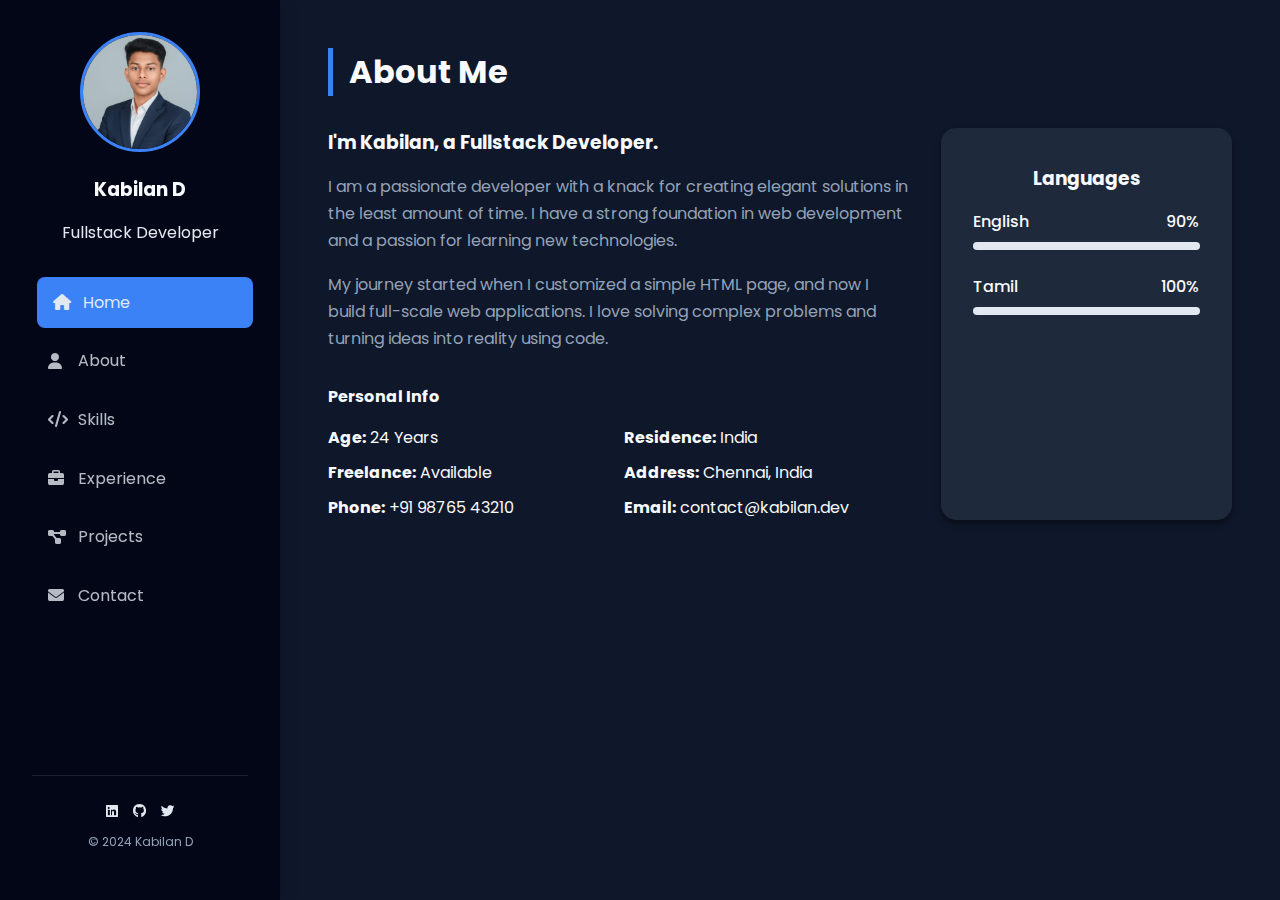
<file: about.html>
<!DOCTYPE html>
<html lang="en">
<head>
    <meta charset="UTF-8">
    <meta name="viewport" content="width=device-width, initial-scale=1.0">
    <title>Kabilan D | Fullstack Developer Portfolio</title>
    <link rel="stylesheet" href="css/style.css">
    <link rel="stylesheet" href="https://cdnjs.cloudflare.com/ajax/libs/font-awesome/6.4.0/css/all.min.css">
</head>
<body>

    <button class="mobile-nav-toggle"><i class="fas fa-bars"></i></button>

    <div class="app-container">
        
        <aside class="sidebar">
            <div class="sidebar-header">
                <div class="profile-section">
                    <img src="images/profile.jpeg" alt="Kabilan D" class="profile-img">
                    <h3>Kabilan D</h3>
                    <span class="role">Fullstack Developer</span>
                </div>
                <nav class="nav-menu">
                    <ul>
                        <li><a href="index.html" class="nav-link active"><i class="fas fa-home"></i> Home</a></li>
                        <li><a href="about.html" class="nav-link"><i class="fas fa-user"></i> About</a></li>
                        <li><a href="skills.html" class="nav-link"><i class="fas fa-code"></i> Skills</a></li>
                        <li><a href="experience.html" class="nav-link"><i class="fas fa-briefcase"></i> Experience</a></li>
                        <li><a href="projects.html" class="nav-link"><i class="fas fa-project-diagram"></i> Projects</a></li>
                        <li><a href="contact.html" class="nav-link"><i class="fas fa-envelope"></i> Contact</a></li>
                    </ul>
                </nav>
                
            </div>
            
            <div class="sidebar-footer">
                <div class="social-links">
                    <a href="#"><i class="fab fa-linkedin"></i></a>
                    <a href="#"><i class="fab fa-github"></i></a>
                    <a href="#"><i class="fab fa-twitter"></i></a>
                </div>
                <p style="text-align:center; margin-top:10px; font-size:12px;">© 2024 Kabilan D</p>
            </div>
        </aside>

       <main class="main-content">
    <h2>About Me</h2>
    
    <div class="grid-container" style="grid-template-columns: 2fr 1fr;">
        <div class="about-text">
            <h3>I'm Kabilan, a Fullstack Developer.</h3>
            <p>I am a passionate developer with a knack for creating elegant solutions in the least amount of time. I have a strong foundation in web development and a passion for learning new technologies.</p>
            <p>My journey started when I customized a simple HTML page, and now I build full-scale web applications. I love solving complex problems and turning ideas into reality using code.</p>
            
            <div style="margin-top: 2rem;">
                <h4 style="margin-bottom:1rem;">Personal Info</h4>
                <ul style="list-style: none; display: grid; grid-template-columns: 1fr 1fr; gap: 10px;">
                    <li><strong>Age:</strong> 24 Years</li>
                    <li><strong>Residence:</strong> India</li>
                    <li><strong>Freelance:</strong> Available</li>
                    <li><strong>Address:</strong> Chennai, India</li>
                    <li><strong>Phone:</strong> +91 98765 43210</li>
                    <li><strong>Email:</strong> contact@kabilan.dev</li>
                </ul>
            </div>
        </div>

        <div class="card" style="text-align: center;">
            <h3>Languages</h3>
            <div class="progress-wrapper">
                <div class="progress-info">
                    <span>English</span>
                    <span>90%</span>
                </div>
                <div class="progress-bg"><div class="progress-bar" data-width="90%"></div></div>
            </div>
            <div class="progress-wrapper">
                <div class="progress-info">
                    <span>Tamil</span>
                    <span>100%</span>
                </div>
                <div class="progress-bg"><div class="progress-bar" data-width="100%"></div></div>
            </div>
        </div>
    </div>
</main>
    </div>

    <script src="js/script.js"></script>
</body>
</html>
</file>
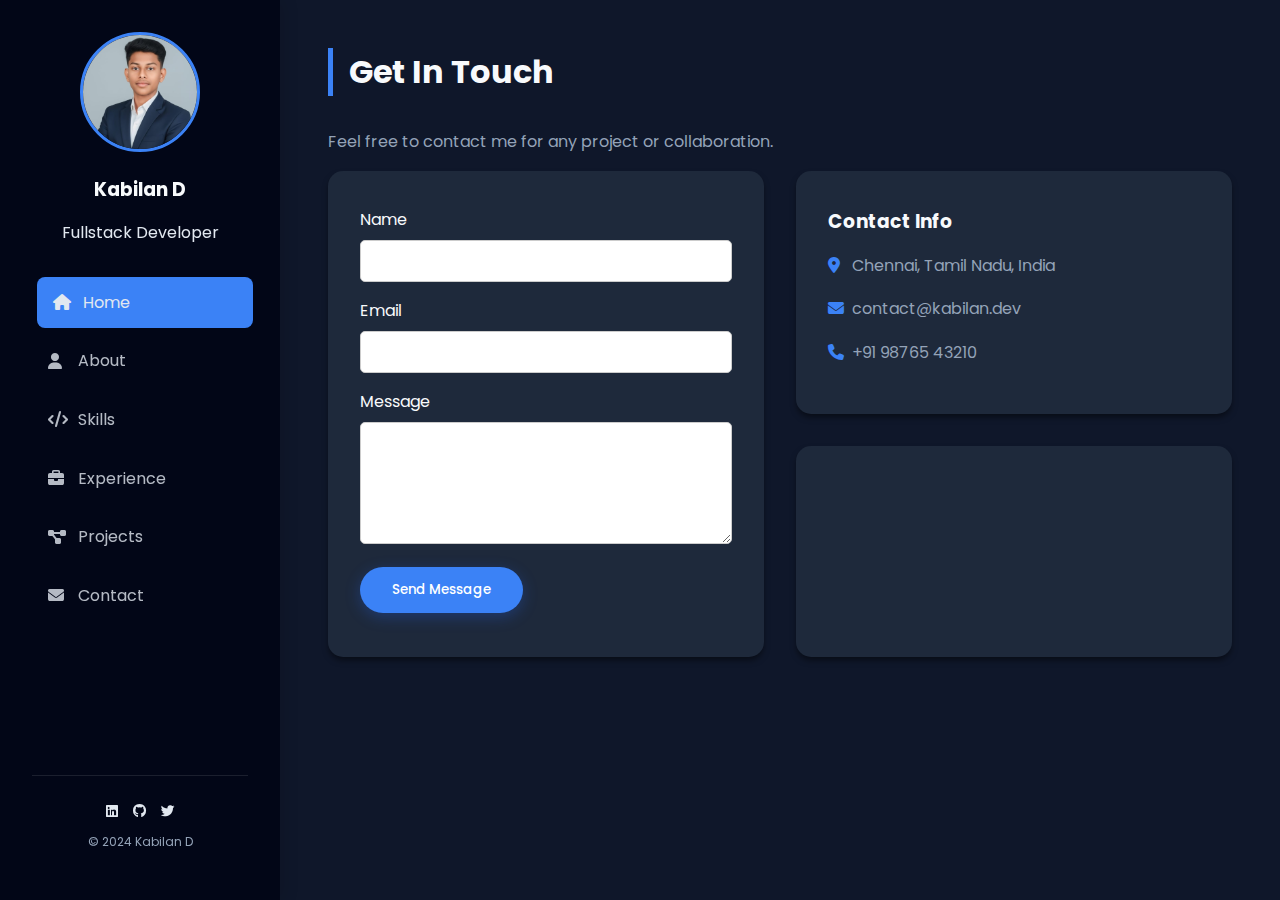
<file: contact.html>
<!DOCTYPE html>
<html lang="en">
<head>
    <meta charset="UTF-8">
    <meta name="viewport" content="width=device-width, initial-scale=1.0">
    <title>Kabilan D | Fullstack Developer Portfolio</title>
    <link rel="stylesheet" href="css/style.css">
    <link rel="stylesheet" href="https://cdnjs.cloudflare.com/ajax/libs/font-awesome/6.4.0/css/all.min.css">
</head>
<body>

    <button class="mobile-nav-toggle"><i class="fas fa-bars"></i></button>

    <div class="app-container">
        
        <aside class="sidebar">
            <div class="sidebar-header">
                <div class="profile-section">
                    <img src="images/profile.jpeg" alt="Kabilan D" class="profile-img">
                    <h3>Kabilan D</h3>
                    <span class="role">Fullstack Developer</span>
                </div>
                <nav class="nav-menu">
                    <ul>
                        <li><a href="index.html" class="nav-link active"><i class="fas fa-home"></i> Home</a></li>
                        <li><a href="about.html" class="nav-link"><i class="fas fa-user"></i> About</a></li>
                        <li><a href="skills.html" class="nav-link"><i class="fas fa-code"></i> Skills</a></li>
                        <li><a href="experience.html" class="nav-link"><i class="fas fa-briefcase"></i> Experience</a></li>
                        <li><a href="projects.html" class="nav-link"><i class="fas fa-project-diagram"></i> Projects</a></li>
                        <li><a href="contact.html" class="nav-link"><i class="fas fa-envelope"></i> Contact</a></li>
                    </ul>
                </nav>
                
            </div>
            
            <div class="sidebar-footer">
                <div class="social-links">
                    <a href="#"><i class="fab fa-linkedin"></i></a>
                    <a href="#"><i class="fab fa-github"></i></a>
                    <a href="#"><i class="fab fa-twitter"></i></a>
                </div>
                <p style="text-align:center; margin-top:10px; font-size:12px;">© 2024 Kabilan D</p>
            </div>
        </aside>

       <main class="main-content">
    <h2>Get In Touch</h2>
    <p>Feel free to contact me for any project or collaboration.</p>

    <div class="grid-container" style="grid-template-columns: 1fr 1fr;">
        
        <div class="card">
            <form class="contact-form">
                <div style="margin-bottom: 1rem;">
                    <label style="display: block; margin-bottom: 0.5rem;">Name</label>
                    <input type="text" required style="width: 100%; padding: 10px; border: 1px solid #ccc; border-radius: 5px;">
                </div>
                <div style="margin-bottom: 1rem;">
                    <label style="display: block; margin-bottom: 0.5rem;">Email</label>
                    <input type="email" required style="width: 100%; padding: 10px; border: 1px solid #ccc; border-radius: 5px;">
                </div>
                <div style="margin-bottom: 1rem;">
                    <label style="display: block; margin-bottom: 0.5rem;">Message</label>
                    <textarea rows="5" required style="width: 100%; padding: 10px; border: 1px solid #ccc; border-radius: 5px;"></textarea>
                </div>
                <button type="submit" class="btn btn-primary">Send Message</button>
            </form>
        </div>

        <div style="display: flex; flex-direction: column; gap: 2rem;">
            <div class="card">
                <h3>Contact Info</h3>
                <p><i class="fas fa-map-marker-alt" style="color: var(--primary-color); width: 20px;"></i> Chennai, Tamil Nadu, India</p>
                <p><i class="fas fa-envelope" style="color: var(--primary-color); width: 20px;"></i> contact@kabilan.dev</p>
                <p><i class="fas fa-phone" style="color: var(--primary-color); width: 20px;"></i> +91 98765 43210</p>
            </div>
            
            <div class="card" style="padding: 0; overflow: hidden; height: 100%;">
                <iframe 
                    src="https://www.google.com/maps/embed?pb=!1m18!1m12!1m3!1d248756.11675373322!2d80.06892409742426!3d13.04748778556888!2m3!1f0!2f0!3f0!3m2!1i1024!2i768!4f13.1!3m3!1m2!1s0x3a5265ea4f7d3361%3A0x6e61a70b6863d433!2sChennai%2C%20Tamil%20Nadu!5e0!3m2!1sen!2sin!4v1700000000000!5m2!1sen!2sin" 
                    width="100%" height="100%" style="border:0; min-height: 200px;" allowfullscreen="" loading="lazy">
                </iframe>
            </div>
        </div>

    </div>
</main>
    </div>

    <script src="js/script.js"></script>
</body>
</html>
</file>
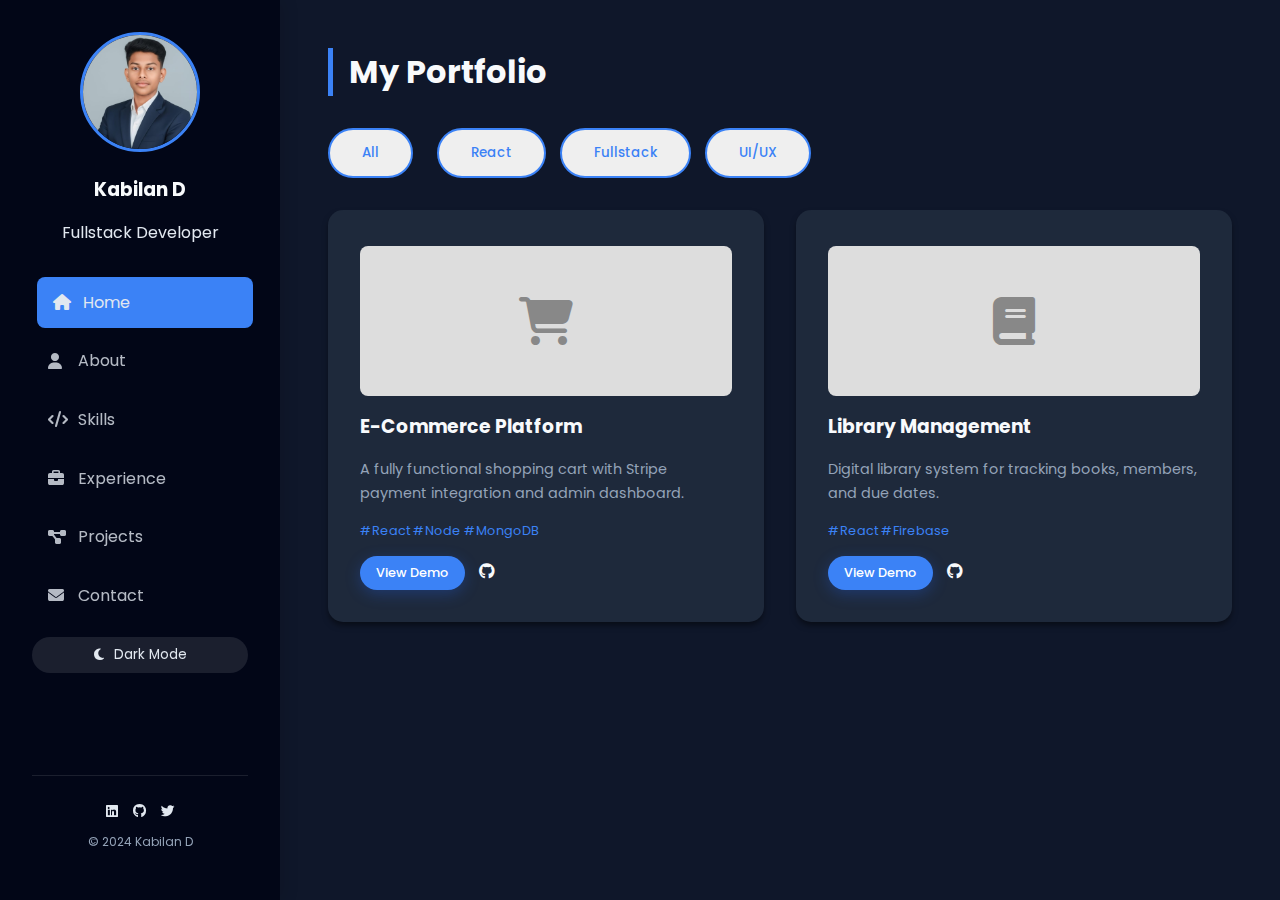
<file: projects.html>
<!DOCTYPE html>
<html lang="en">
<head>
    <meta charset="UTF-8">
    <meta name="viewport" content="width=device-width, initial-scale=1.0">
    <title>Kabilan D | Fullstack Developer Portfolio</title>
    <link rel="stylesheet" href="css/style.css">
    <link rel="stylesheet" href="https://cdnjs.cloudflare.com/ajax/libs/font-awesome/6.4.0/css/all.min.css">
</head>
<body>

    <button class="mobile-nav-toggle"><i class="fas fa-bars"></i></button>

    <div class="app-container">
        
        <aside class="sidebar">
            <div class="sidebar-header">
                <div class="profile-section">
                    <img src="images/profile.jpeg" alt="Kabilan D" class="profile-img">
                    <h3>Kabilan D</h3>
                    <span class="role">Fullstack Developer</span>
                </div>
                <nav class="nav-menu">
                    <ul>
                        <li><a href="index.html" class="nav-link active"><i class="fas fa-home"></i> Home</a></li>
                        <li><a href="about.html" class="nav-link"><i class="fas fa-user"></i> About</a></li>
                        <li><a href="skills.html" class="nav-link"><i class="fas fa-code"></i> Skills</a></li>
                        <li><a href="experience.html" class="nav-link"><i class="fas fa-briefcase"></i> Experience</a></li>
                        <li><a href="projects.html" class="nav-link"><i class="fas fa-project-diagram"></i> Projects</a></li>
                        <li><a href="contact.html" class="nav-link"><i class="fas fa-envelope"></i> Contact</a></li>
                    </ul>
                </nav>
                <button class="theme-toggle"><i class="fas fa-moon"></i> Dark Mode</button>
            </div>
            
            <div class="sidebar-footer">
                <div class="social-links">
                    <a href="#"><i class="fab fa-linkedin"></i></a>
                    <a href="#"><i class="fab fa-github"></i></a>
                    <a href="#"><i class="fab fa-twitter"></i></a>
                </div>
                <p style="text-align:center; margin-top:10px; font-size:12px;">© 2024 Kabilan D</p>
            </div>
        </aside>

       <main class="main-content">
    <h2>My Portfolio</h2>
    
    <div style="margin-bottom: 2rem;">
        <button class="btn btn-outline filter-btn active" data-filter="all" style="margin-left:0; margin-right:10px;">All</button>
        <button class="btn btn-outline filter-btn" data-filter="react">React</button>
        <button class="btn btn-outline filter-btn" data-filter="fullstack">Fullstack</button>
        <button class="btn btn-outline filter-btn" data-filter="ui">UI/UX</button>
    </div>

    <div class="grid-container">
        
        <div class="card project-card" data-category="fullstack">
            <div style="height: 150px; background: #ddd; border-radius: 8px; margin-bottom: 1rem; display: flex; align-items: center; justify-content: center; color: #888;">
                <i class="fas fa-shopping-cart fa-3x"></i>
            </div>
            <h3>E-Commerce Platform</h3>
            <p style="font-size: 0.9rem;">A fully functional shopping cart with Stripe payment integration and admin dashboard.</p>
            <div style="margin: 1rem 0; font-size: 0.8rem; color: var(--primary-color);">
                <span>#React</span> <span>#Node</span> <span>#MongoDB</span>
            </div>
            <a href="#" class="btn btn-primary" style="font-size: 0.8rem; padding: 0.5rem 1rem;">View Demo</a>
            <a href="#" style="margin-left: 10px; color: var(--text-main);"><i class="fab fa-github"></i></a>
        </div>

        <div class="card project-card" data-category="react">
            <div style="height: 150px; background: #ddd; border-radius: 8px; margin-bottom: 1rem; display: flex; align-items: center; justify-content: center; color: #888;">
                <i class="fas fa-book fa-3x"></i>
            </div>
            <h3>Library Management</h3>
            <p style="font-size: 0.9rem;">Digital library system for tracking books, members, and due dates.</p>
            <div style="margin: 1rem 0; font-size: 0.8rem; color: var(--primary-color);">
                <span>#React</span> <span>#Firebase</span>
            </div>
            <a href="#" class="btn btn-primary" style="font-size: 0.8rem; padding: 0.5rem 1rem;">View Demo</a>
            <a href="#" style="margin-left: 10px; color: var(--text-main);"><i class="fab fa-github"></i></a>
        </div>

    </div>
</main>
    </div>

    <script src="js/script.js"></script>
</body>
</html>
</file>
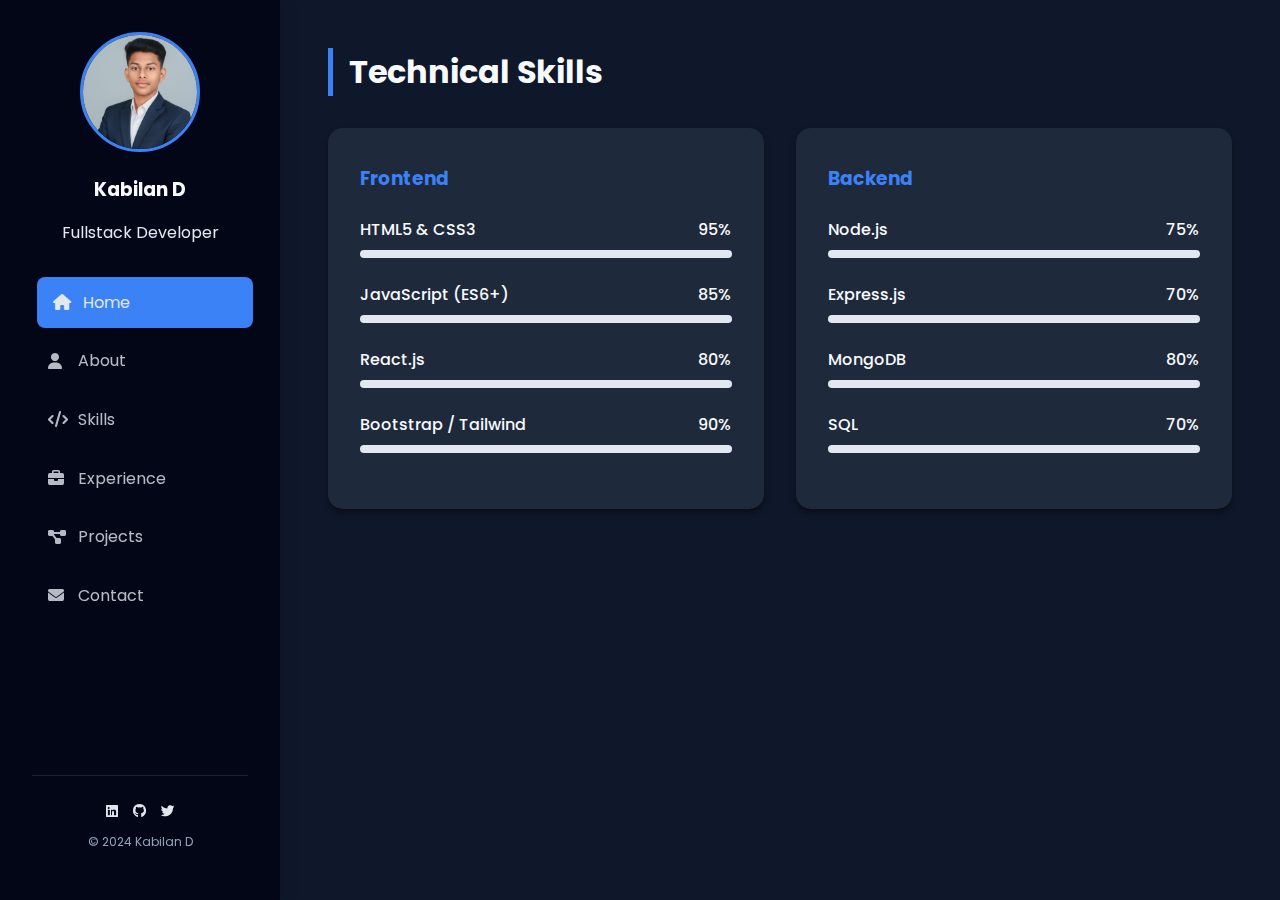
<file: skills.html>
<!DOCTYPE html>
<html lang="en">
<head>
    <meta charset="UTF-8">
    <meta name="viewport" content="width=device-width, initial-scale=1.0">
    <title>Kabilan D | Fullstack Developer Portfolio</title>
    <link rel="stylesheet" href="css/style.css">
    <link rel="stylesheet" href="https://cdnjs.cloudflare.com/ajax/libs/font-awesome/6.4.0/css/all.min.css">
</head>
<body>

    <button class="mobile-nav-toggle"><i class="fas fa-bars"></i></button>

    <div class="app-container">
        
        <aside class="sidebar">
            <div class="sidebar-header">
                <div class="profile-section">
                    <img src="images/profile.jpeg" alt="Kabilan D" class="profile-img">
                    <h3>Kabilan D</h3>
                    <span class="role">Fullstack Developer</span>
                </div>
                <nav class="nav-menu">
                    <ul>
                        <li><a href="index.html" class="nav-link active"><i class="fas fa-home"></i> Home</a></li>
                        <li><a href="about.html" class="nav-link"><i class="fas fa-user"></i> About</a></li>
                        <li><a href="skills.html" class="nav-link"><i class="fas fa-code"></i> Skills</a></li>
                        <li><a href="experience.html" class="nav-link"><i class="fas fa-briefcase"></i> Experience</a></li>
                        <li><a href="projects.html" class="nav-link"><i class="fas fa-project-diagram"></i> Projects</a></li>
                        <li><a href="contact.html" class="nav-link"><i class="fas fa-envelope"></i> Contact</a></li>
                    </ul>
                </nav>
                
            </div>
            
            <div class="sidebar-footer">
                <div class="social-links">
                    <a href="#"><i class="fab fa-linkedin"></i></a>
                    <a href="#"><i class="fab fa-github"></i></a>
                    <a href="#"><i class="fab fa-twitter"></i></a>
                </div>
                <p style="text-align:center; margin-top:10px; font-size:12px;">© 2024 Kabilan D</p>
            </div>
        </aside>

        <main class="main-content skills-section">
    <h2>Technical Skills</h2>
    
    <div class="grid-container">
        <div class="card">
            <h3 style="margin-bottom: 1.5rem; color: var(--primary-color);">Frontend</h3>
            <div class="progress-wrapper">
                <div class="progress-info"><span>HTML5 & CSS3</span><span>95%</span></div>
                <div class="progress-bg"><div class="progress-bar" data-width="95%"></div></div>
            </div>
            <div class="progress-wrapper">
                <div class="progress-info"><span>JavaScript (ES6+)</span><span>85%</span></div>
                <div class="progress-bg"><div class="progress-bar" data-width="85%"></div></div>
            </div>
            <div class="progress-wrapper">
                <div class="progress-info"><span>React.js</span><span>80%</span></div>
                <div class="progress-bg"><div class="progress-bar" data-width="80%"></div></div>
            </div>
            <div class="progress-wrapper">
                <div class="progress-info"><span>Bootstrap / Tailwind</span><span>90%</span></div>
                <div class="progress-bg"><div class="progress-bar" data-width="90%"></div></div>
            </div>
        </div>

        <div class="card">
            <h3 style="margin-bottom: 1.5rem; color: var(--primary-color);">Backend</h3>
            <div class="progress-wrapper">
                <div class="progress-info"><span>Node.js</span><span>75%</span></div>
                <div class="progress-bg"><div class="progress-bar" data-width="75%"></div></div>
            </div>
            <div class="progress-wrapper">
                <div class="progress-info"><span>Express.js</span><span>70%</span></div>
                <div class="progress-bg"><div class="progress-bar" data-width="70%"></div></div>
            </div>
            <div class="progress-wrapper">
                <div class="progress-info"><span>MongoDB</span><span>80%</span></div>
                <div class="progress-bg"><div class="progress-bar" data-width="80%"></div></div>
            </div>
            <div class="progress-wrapper">
                <div class="progress-info"><span>SQL</span><span>70%</span></div>
                <div class="progress-bg"><div class="progress-bar" data-width="70%"></div></div>
            </div>
        </div>
    </div>
</main>
    </div>

    <script src="js/script.js"></script>
</body>
</html>
</file>
<file: css/style.css>
/* --- Google Fonts --- */
@import url('https://fonts.googleapis.com/css2?family=Poppins:wght@300;400;500;600;700&display=swap');

/* --- CSS Variables (Blue Theme) --- */
:root {
    --primary-color: #3b82f6;       /* Brighter Blue for contrast on dark */
    --secondary-color: #1d4ed8;     
    --accent-color: #60a5fa;        
    
    /* Dark Theme Colors */
    --bg-color: #0f172a;            /* Dark Navy Background */
    --card-bg: #1e293b;             /* Dark Slate Card */
    --text-main: #f8fafc;           /* Almost White Text */
    --text-muted: #94a3b8;          /* Light Grey Text */
    
    /* Sidebar */
    --sidebar-bg: #020617;          /* Almost Black */
    --sidebar-text: #e2e8f0;
    
    --shadow: 0 4px 6px -1px rgba(0, 0, 0, 0.5); /* Stronger shadow for dark mode */
    --transition: all 0.3s ease;
}

/* --- Dark Mode Variables --- */
body.dark-mode {
    --bg-color: #0f172a;
    --card-bg: #1e293b;
    --text-main: #f1f5f9;
    --text-muted: #94a3b8;
    --sidebar-bg: #020617;
    --shadow: 0 4px 6px -1px rgba(0, 0, 0, 0.5);
}

/* --- General Reset --- */
* {
    margin: 0;
    padding: 0;
    box-sizing: border-box;
    font-family: 'Poppins', sans-serif;
    scroll-behavior: smooth;
}

body {
    background-color: var(--bg-color);
    color: var(--text-main);
    /* Geometric Pattern Overlay */
    background-image: radial-gradient(var(--primary-color) 0.5px, transparent 0.5px), radial-gradient(var(--primary-color) 0.5px, var(--bg-color) 0.5px);
    background-size: 20px 20px;
    background-position: 0 0, 10px 10px;
    background-attachment: fixed;
    transition: background-color 0.3s ease;
}

/* --- Layout Structure (Sidebar + Main) --- */
.app-container {
    display: flex;
    min-height: 100vh;
}

/* --- Sidebar Styling --- */
.sidebar {
    width: 280px;
    background-color: var(--sidebar-bg);
    color: var(--sidebar-text);
    padding: 2rem;
    position: fixed;
    height: 100vh;
    left: 0;
    top: 0;
    display: flex;
    flex-direction: column;
    justify-content: space-between;
    z-index: 1000;
    box-shadow: 4px 0 15px rgba(0,0,0,0.1);
    transition: transform 0.3s ease;
}

.profile-section {
    text-align: center;
    margin-bottom: 2rem;
}

.profile-img {
    width: 120px;
    height: 120px;
    border-radius: 50%;
    object-fit: cover;
    border: 3px solid var(--primary-color);
    margin-bottom: 1rem;
}

.nav-menu ul {
    list-style: none;
}

.nav-menu li {
    margin-bottom: 0.5rem;
}

.nav-link {
    display: flex;
    align-items: center;
    padding: 0.8rem 1rem;
    color: var(--sidebar-text);
    text-decoration: none;
    border-radius: 8px;
    transition: var(--transition);
    opacity: 0.8;
}

.nav-link:hover, .nav-link.active {
    background-color: var(--primary-color);
    opacity: 1;
    transform: translateX(5px);
}

.nav-link i {
    margin-right: 10px;
    width: 20px;
}

.sidebar-footer {
    border-top: 1px solid rgba(255,255,255,0.1);
    padding-top: 1rem;
    font-size: 0.85rem;
}

.social-links {
    display: flex;
    justify-content: center;
    gap: 15px;
    margin-top: 10px;
}

.social-links a {
    color: var(--sidebar-text);
    transition: var(--transition);
}

.social-links a:hover {
    color: var(--accent-color);
}

/* --- Main Content Area --- */
.main-content {
    margin-left: 280px;
    flex: 1;
    padding: 3rem;
    min-height: 100vh;
    overflow-x: hidden;
}

section {
    margin-bottom: 4rem;
    animation: fadeIn 0.8s ease-out;
}

h1, h2, h3 {
    color: var(--text-main);
    margin-bottom: 1rem;
}

h1 { font-size: 2.5rem; font-weight: 700; }
h2 { 
    font-size: 2rem; 
    border-left: 5px solid var(--primary-color);
    padding-left: 1rem;
    margin-bottom: 2rem;
}

p {
    line-height: 1.7;
    color: var(--text-muted);
    margin-bottom: 1rem;
}

/* --- Buttons --- */
.btn {
    display: inline-block;
    padding: 0.8rem 2rem;
    border-radius: 50px;
    text-decoration: none;
    font-weight: 500;
    transition: var(--transition);
    cursor: pointer;
    border: none;
}

.btn-primary {
    background-color: var(--primary-color);
    color: white;
    box-shadow: 0 4px 15px rgba(37, 99, 235, 0.3);
}

.btn-primary:hover {
    background-color: var(--secondary-color);
    transform: translateY(-2px);
}

.btn-outline {
    border: 2px solid var(--primary-color);
    color: var(--primary-color);
    margin-left: 10px;
}

.btn-outline:hover {
    background-color: var(--primary-color);
    color: white;
}

/* --- Cards (Skills, Projects) --- */
.grid-container {
    display: grid;
    grid-template-columns: repeat(auto-fit, minmax(300px, 1fr));
    gap: 2rem;
}

.card {
    background: var(--card-bg);
    padding: 2rem;
    border-radius: 15px;
    box-shadow: var(--shadow);
    transition: var(--transition);
    border-top: 4px solid transparent;
}

.card:hover {
    transform: translateY(-5px);
    border-top: 4px solid var(--primary-color);
}

/* --- Progress Bars --- */
.progress-wrapper {
    margin-bottom: 1.5rem;
}
.progress-info {
    display: flex;
    justify-content: space-between;
    margin-bottom: 0.5rem;
    font-weight: 500;
}
.progress-bg {
    background: #e2e8f0;
    height: 8px;
    border-radius: 4px;
    overflow: hidden;
}
.progress-bar {
    height: 100%;
    background: linear-gradient(90deg, var(--primary-color), var(--accent-color));
    border-radius: 4px;
    width: 0%; /* Animate via JS */
    transition: width 1.5s ease-in-out;
}

/* --- Timeline (Experience) --- */
.timeline {
    position: relative;
    padding-left: 2rem;
    border-left: 2px solid var(--primary-color);
}
.timeline-item {
    margin-bottom: 2.5rem;
    position: relative;
}
.timeline-item::before {
    content: '';
    position: absolute;
    left: -2.6rem;
    top: 5px;
    width: 16px;
    height: 16px;
    background: var(--primary-color);
    border-radius: 50%;
    border: 3px solid var(--bg-color);
}

/* --- Mobile Toggle & Dark Mode --- */
.mobile-nav-toggle {
    display: none;
    position: fixed;
    top: 15px;
    right: 15px;
    z-index: 2000;
    background: var(--primary-color);
    color: white;
    border: none;
    padding: 10px;
    border-radius: 50%;
    cursor: pointer;
    font-size: 1.2rem;
}

.theme-toggle {
    margin-top: 1rem;
    background: rgba(255,255,255,0.1);
    border: none;
    color: var(--sidebar-text);
    padding: 0.5rem;
    border-radius: 50px;
    cursor: pointer;
    width: 100%;
    display: flex;
    align-items: center;
    justify-content: center;
    gap: 10px;
}

/* --- Responsive Design --- */
@media (max-width: 992px) {
    .sidebar {
        transform: translateX(-100%);
        width: 260px;
    }
    .sidebar.active {
        transform: translateX(0);
    }
    .main-content {
        margin-left: 0;
        padding: 2rem 1.5rem;
        padding-top: 4rem; /* Space for toggle */
    }
    .mobile-nav-toggle {
        display: block;
    }
}

/* --- Animations --- */
@keyframes fadeIn {
    from { opacity: 0; transform: translateY(20px); }
    to { opacity: 1; transform: translateY(0); }
}
</file>
